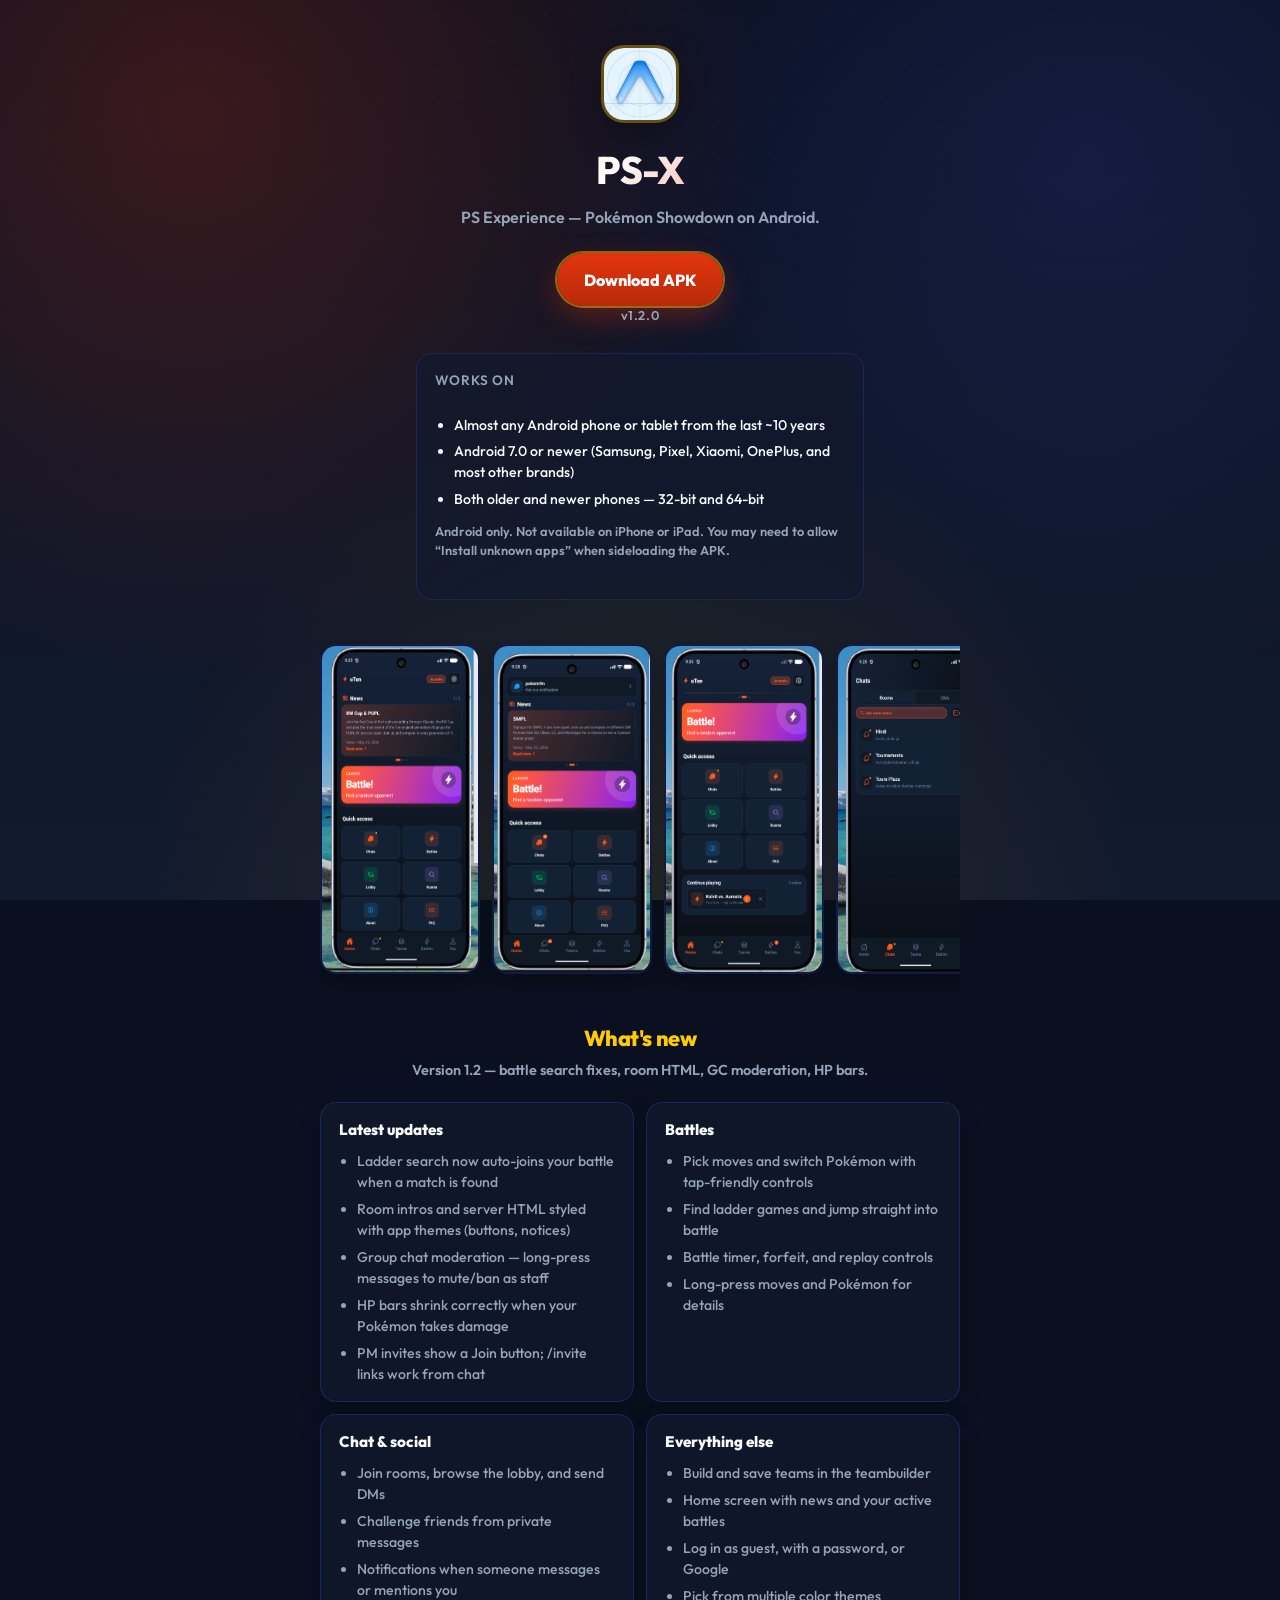
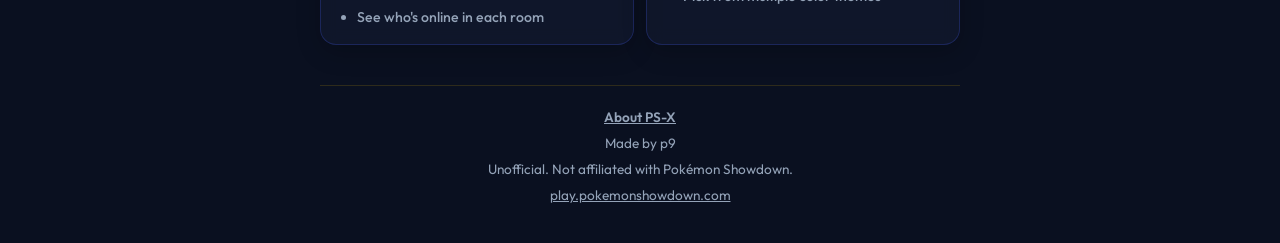
<file: index.html>
<!DOCTYPE html>
<html lang="en">
<head>
	<meta charset="UTF-8" />
	<meta name="viewport" content="width=device-width, initial-scale=1.0" />
	<meta name="description" content="PS-X — PS Experience. Unofficial Pokémon Showdown for Android." />
	<meta name="theme-color" content="#1a2744" />
	<title>PS-X</title>
	<link rel="icon" href="assets/favicon.png" type="image/png" />
	<link rel="preconnect" href="https://fonts.googleapis.com" />
	<link rel="preconnect" href="https://fonts.gstatic.com" crossorigin />
	<link href="https://fonts.googleapis.com/css2?family=Outfit:wght@400;600;800&display=swap" rel="stylesheet" />
	<link rel="stylesheet" href="styles.css" />
</head>
<body>
	<div class="bg" aria-hidden="true">
		<div class="bg-glow"></div>
		<div class="sprite sprite-a"></div>
		<div class="sprite sprite-b"></div>
		<div class="sprite sprite-c"></div>
		<div class="sprite sprite-d"></div>
		<div class="sprite sprite-e"></div>
		<div class="sprite sprite-f"></div>
	</div>
	<main class="page">
		<header class="hero">
			<img class="logo" src="assets/icon.png" alt="" width="72" height="72" />
			<h1>PS-X</h1>
			<p>PS Experience — Pokémon Showdown on Android.</p>
			<a class="btn" href="downloads/ps-x.apk" download>Download APK</a>
			<p class="hero-version">v1.2.0</p>
			<div class="compat">
				<p class="compat-title">Works on</p>
				<ul class="compat-list">
					<li>Almost any Android phone or tablet from the last ~10 years</li>
					<li>Android 7.0 or newer (Samsung, Pixel, Xiaomi, OnePlus, and most other brands)</li>
					<li>Both older and newer phones — 32-bit and 64-bit</li>
				</ul>
				<p class="compat-note">Android only. Not available on iPhone or iPad. You may need to allow “Install unknown apps” when sideloading the APK.</p>
			</div>
		</header>

		<section class="shots" aria-label="Screenshots">
			<img src="assets/screenshots/home.png" alt="Home" loading="lazy" />
			<img src="assets/screenshots/home-news.png" alt="Home with news" loading="lazy" />
			<img src="assets/screenshots/home-active-battle.png" alt="Active battle" loading="lazy" />
			<img src="assets/screenshots/chats.png" alt="Chats" loading="lazy" />
			<img src="assets/screenshots/dms.png" alt="Direct messages" loading="lazy" />
			<img src="assets/screenshots/chat-room.png" alt="Chat room" loading="lazy" />
			<img src="assets/screenshots/dm-chat.png" alt="Direct message" loading="lazy" />
			<img src="assets/screenshots/user-profile.png" alt="User profile" loading="lazy" />
			<img src="assets/screenshots/rooms-browser.png" alt="Rooms browser" loading="lazy" />
			<img src="assets/screenshots/battle-search.png" alt="Find a battle" loading="lazy" />
			<img src="assets/screenshots/rooms.png" alt="Searching for battle" loading="lazy" />
			<img src="assets/screenshots/battles-tab.png" alt="Battles tab" loading="lazy" />
			<img src="assets/screenshots/battle.png" alt="Battle" loading="lazy" />
			<img src="assets/screenshots/battle-moves.png" alt="Battle moves" loading="lazy" />
			<img src="assets/screenshots/challenge.png" alt="Challenge" loading="lazy" />
			<img src="assets/screenshots/teambuilder-home.png" alt="Teambuilder" loading="lazy" />
			<img src="assets/screenshots/teambuilder.png" alt="Team editor" loading="lazy" />
			<img src="assets/screenshots/profile.png" alt="Profile" loading="lazy" />
		</section>

		<section class="whats-new" aria-labelledby="whats-new-heading">
			<h2 id="whats-new-heading">What's new</h2>
			<p class="whats-new-lead">Version 1.2 — battle search fixes, room HTML, GC moderation, HP bars.</p>

			<div class="whats-new-grid">
				<div class="whats-new-card">
					<h3>Latest updates</h3>
					<ul>
						<li>Ladder search now auto-joins your battle when a match is found</li>
						<li>Room intros and server HTML styled with app themes (buttons, notices)</li>
						<li>Group chat moderation — long-press messages to mute/ban as staff</li>
						<li>HP bars shrink correctly when your Pokémon takes damage</li>
						<li>PM invites show a Join button; /invite links work from chat</li>
					</ul>
				</div>

				<div class="whats-new-card">
					<h3>Battles</h3>
					<ul>
						<li>Pick moves and switch Pokémon with tap-friendly controls</li>
						<li>Find ladder games and jump straight into battle</li>
						<li>Battle timer, forfeit, and replay controls</li>
						<li>Long-press moves and Pokémon for details</li>
					</ul>
				</div>

				<div class="whats-new-card">
					<h3>Chat &amp; social</h3>
					<ul>
						<li>Join rooms, browse the lobby, and send DMs</li>
						<li>Challenge friends from private messages</li>
						<li>Notifications when someone messages or mentions you</li>
						<li>See who's online in each room</li>
					</ul>
				</div>

				<div class="whats-new-card">
					<h3>Everything else</h3>
					<ul>
						<li>Build and save teams in the teambuilder</li>
						<li>Home screen with news and your active battles</li>
						<li>Log in as guest, with a password, or Google</li>
						<li>Pick from multiple color themes</li>
					</ul>
				</div>
			</div>
		</section>

		<footer class="footer">
			<p><a href="about.html">About PS-X</a></p>
			<p>Made by p9</p>
			<p>Unofficial. Not affiliated with Pokémon Showdown.</p>
			<p><a href="https://play.pokemonshowdown.com/" target="_blank" rel="noopener">play.pokemonshowdown.com</a></p>
		</footer>
	</main>
</body>
</html>
</file>
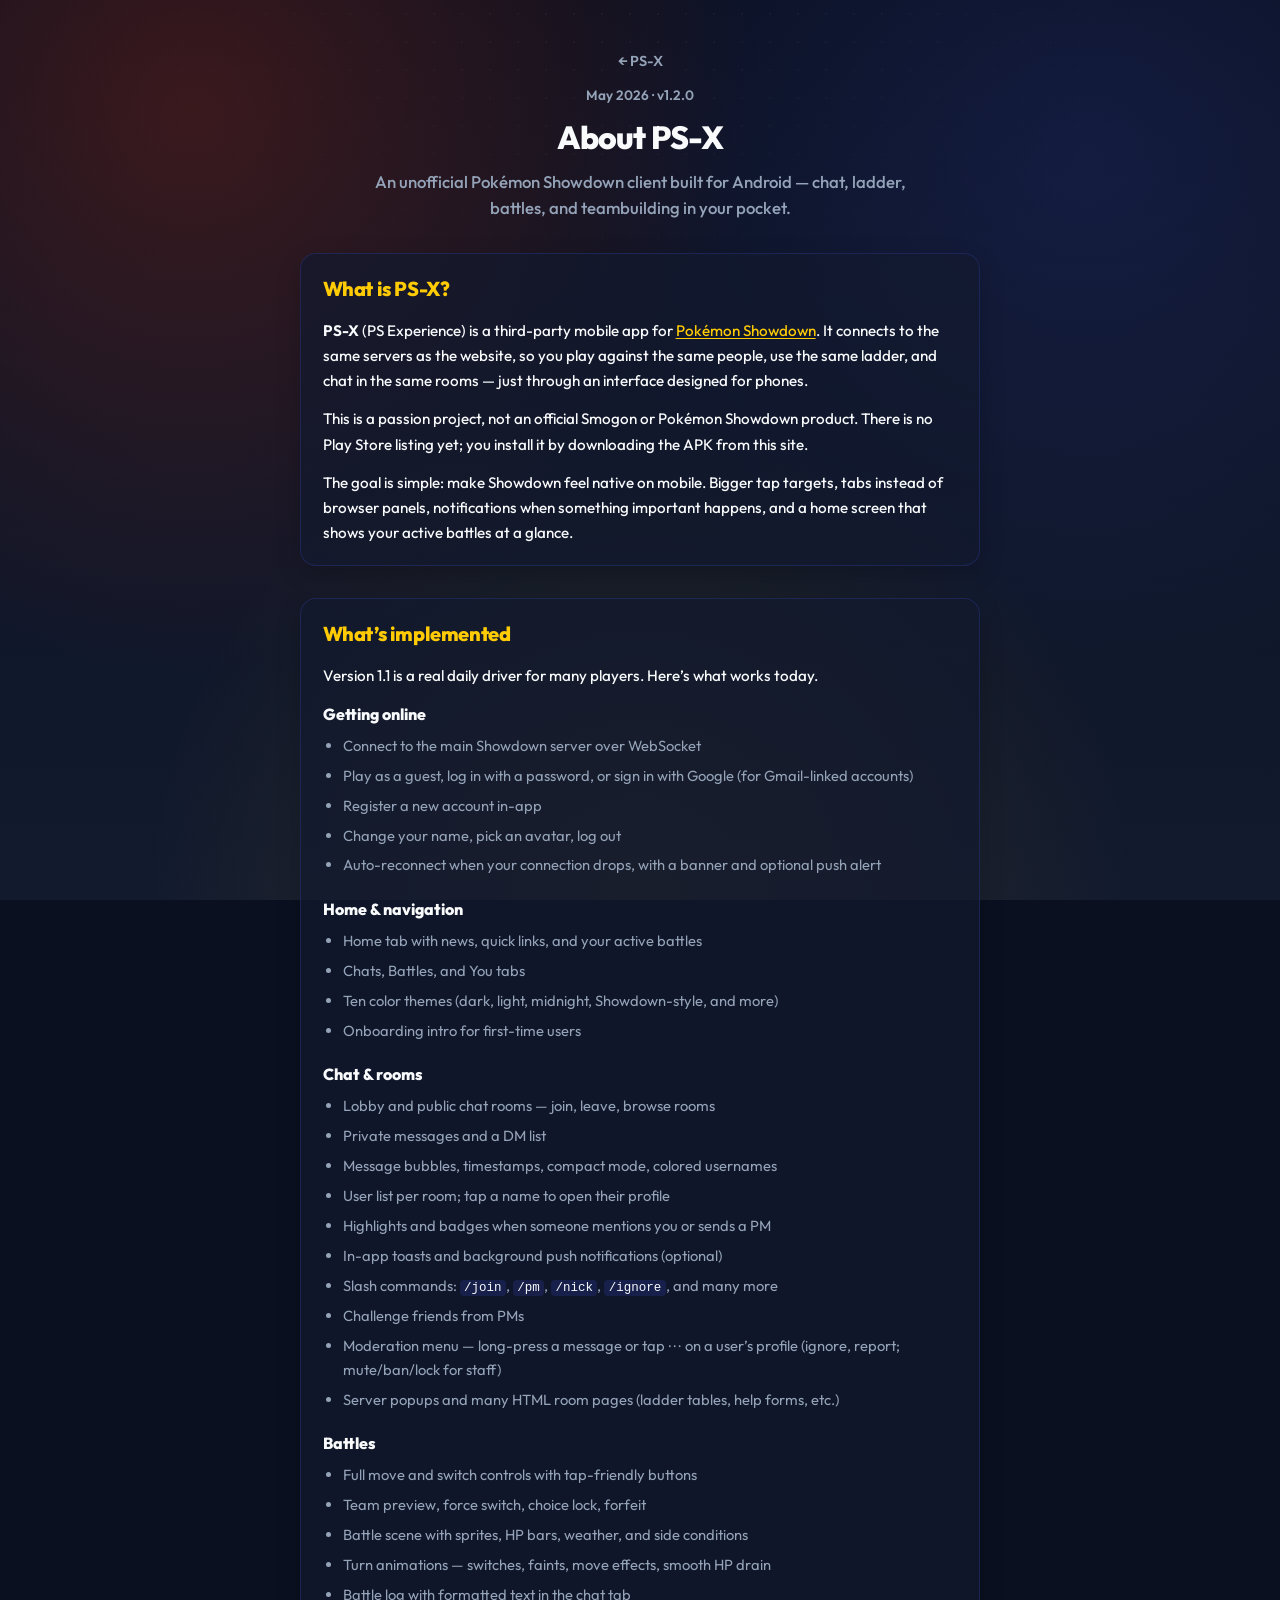
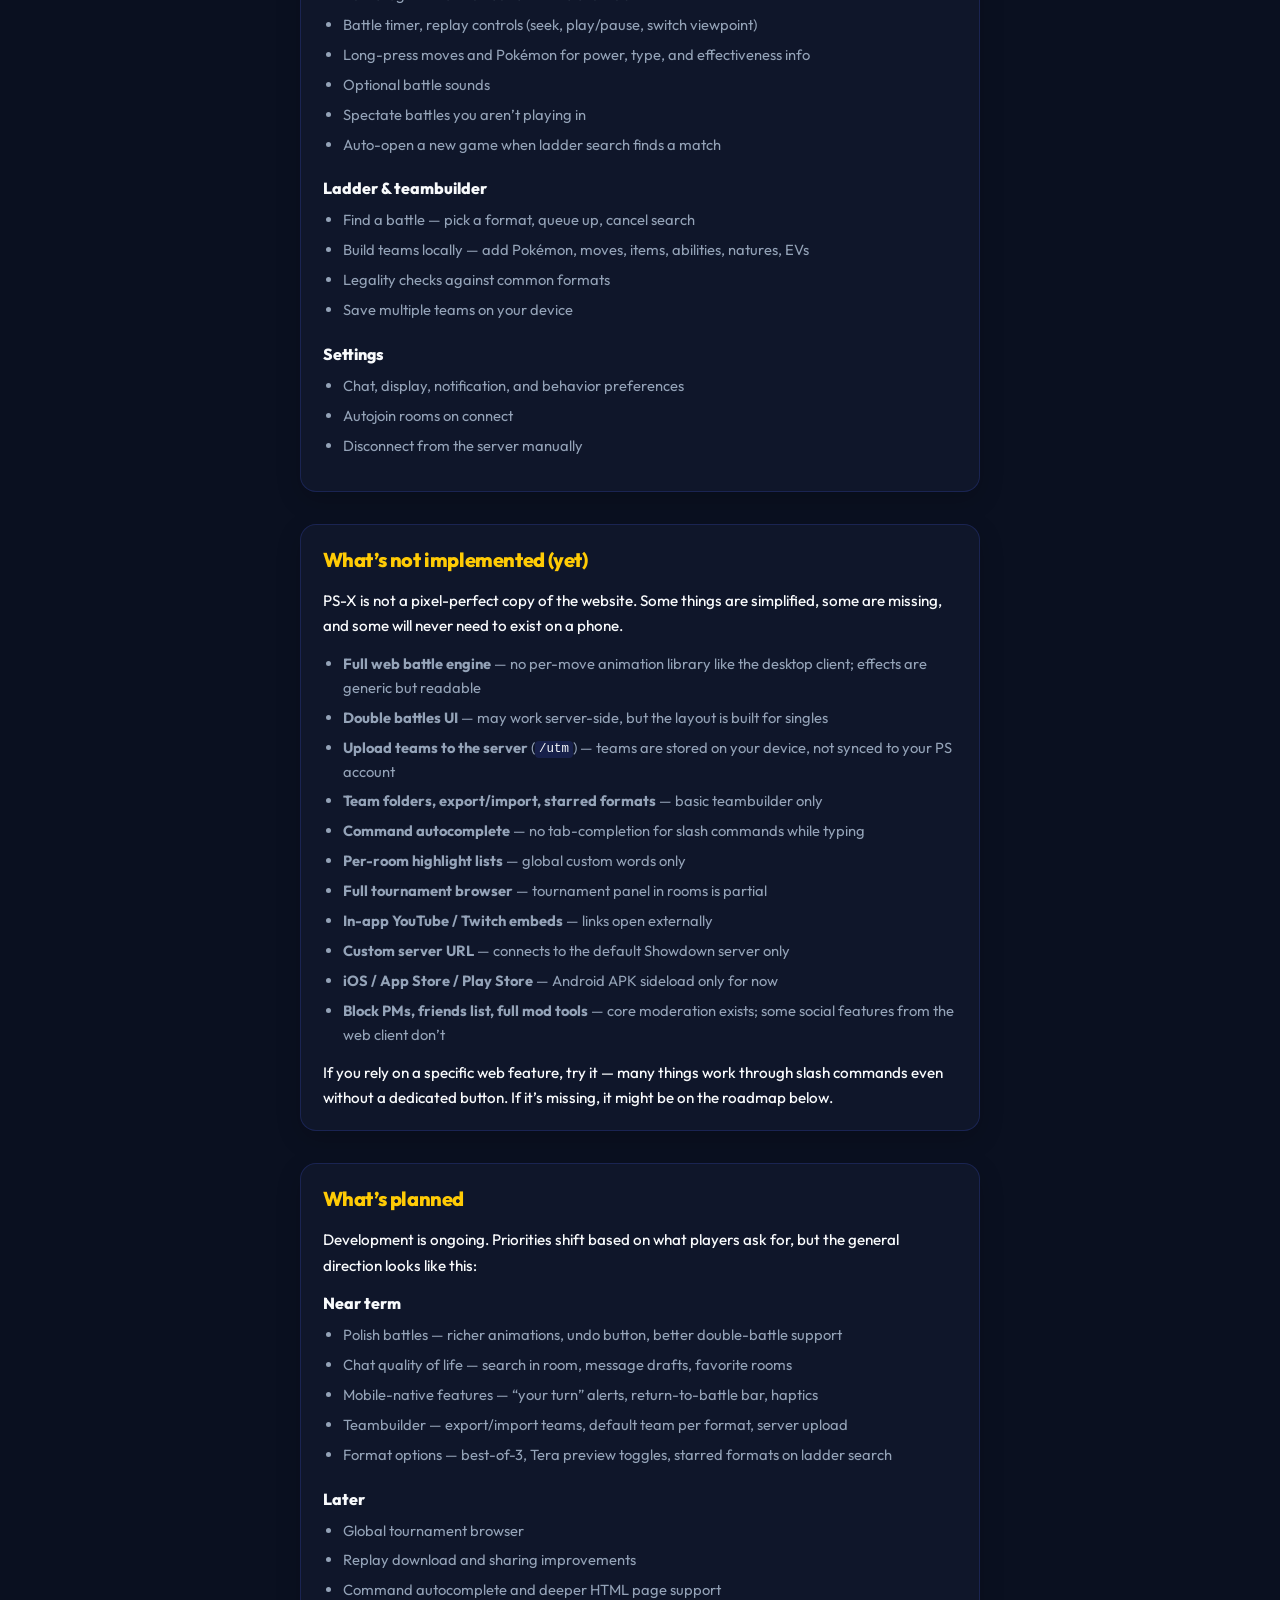
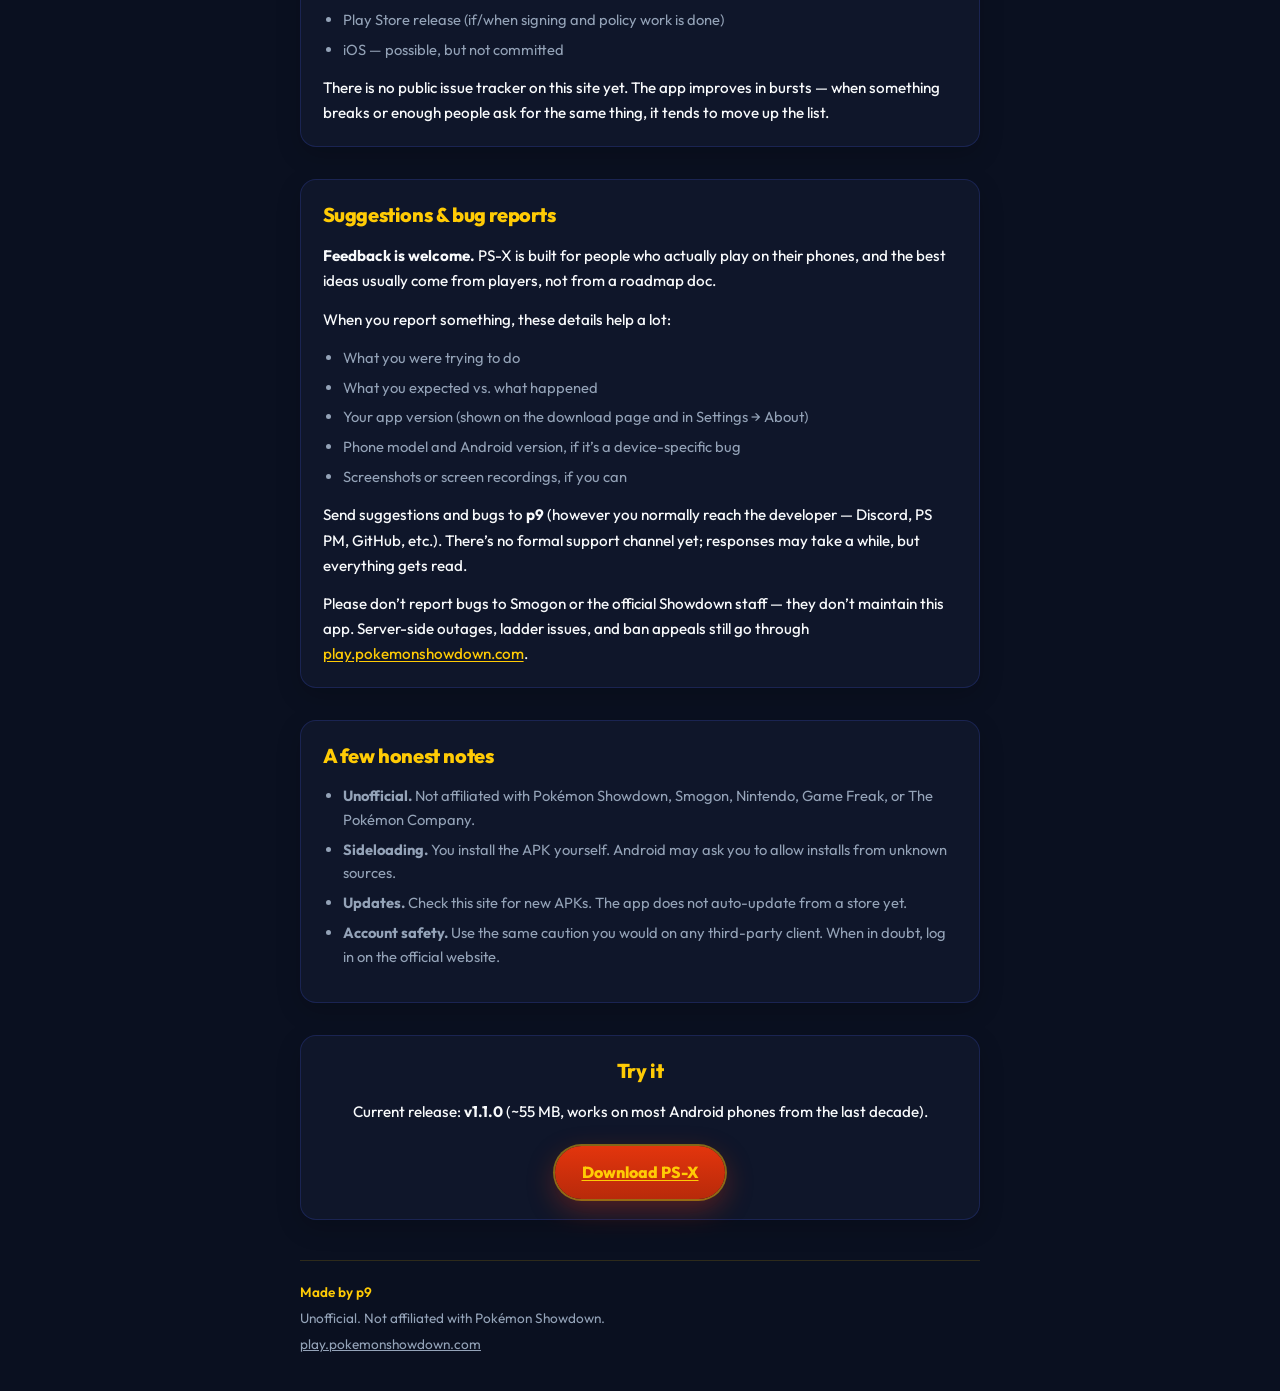
<file: about.html>
<!DOCTYPE html>
<html lang="en">
<head>
	<meta charset="UTF-8" />
	<meta name="viewport" content="width=device-width, initial-scale=1.0" />
	<meta name="description" content="About PS-X — what it is, what's built, what's coming, and how to send feedback." />
	<meta name="theme-color" content="#1a2744" />
	<title>About PS-X</title>
	<link rel="icon" href="assets/favicon.png" type="image/png" />
	<link rel="preconnect" href="https://fonts.googleapis.com" />
	<link rel="preconnect" href="https://fonts.gstatic.com" crossorigin />
	<link href="https://fonts.googleapis.com/css2?family=Outfit:wght@400;600;800&display=swap" rel="stylesheet" />
	<link rel="stylesheet" href="styles.css" />
</head>
<body>
	<div class="bg" aria-hidden="true">
		<div class="bg-glow"></div>
		<div class="sprite sprite-a"></div>
		<div class="sprite sprite-b"></div>
		<div class="sprite sprite-c"></div>
		<div class="sprite sprite-d"></div>
		<div class="sprite sprite-e"></div>
		<div class="sprite sprite-f"></div>
	</div>
	<main class="page page-article">
		<header class="article-header">
			<a class="back-link" href="index.html">← PS-X</a>
			<p class="article-meta">May 2026 · v1.2.0</p>
			<h1>About PS-X</h1>
			<p class="article-lead">An unofficial Pokémon Showdown client built for Android — chat, ladder, battles, and teambuilding in your pocket.</p>
		</header>

		<article class="article">
			<section>
				<h2>What is PS-X?</h2>
				<p>
					<strong>PS-X</strong> (PS Experience) is a third-party mobile app for
					<a href="https://play.pokemonshowdown.com/" target="_blank" rel="noopener">Pokémon Showdown</a>.
					It connects to the same servers as the website, so you play against the same people, use the same ladder,
					and chat in the same rooms — just through an interface designed for phones.
				</p>
				<p>
					This is a passion project, not an official Smogon or Pokémon Showdown product.
					There is no Play Store listing yet; you install it by downloading the APK from this site.
				</p>
				<p>
					The goal is simple: make Showdown feel native on mobile.
					Bigger tap targets, tabs instead of browser panels, notifications when something important happens,
					and a home screen that shows your active battles at a glance.
				</p>
			</section>

			<section>
				<h2>What’s implemented</h2>
				<p>Version 1.1 is a real daily driver for many players. Here’s what works today.</p>

				<h3>Getting online</h3>
				<ul>
					<li>Connect to the main Showdown server over WebSocket</li>
					<li>Play as a guest, log in with a password, or sign in with Google (for Gmail-linked accounts)</li>
					<li>Register a new account in-app</li>
					<li>Change your name, pick an avatar, log out</li>
					<li>Auto-reconnect when your connection drops, with a banner and optional push alert</li>
				</ul>

				<h3>Home &amp; navigation</h3>
				<ul>
					<li>Home tab with news, quick links, and your active battles</li>
					<li>Chats, Battles, and You tabs</li>
					<li>Ten color themes (dark, light, midnight, Showdown-style, and more)</li>
					<li>Onboarding intro for first-time users</li>
				</ul>

				<h3>Chat &amp; rooms</h3>
				<ul>
					<li>Lobby and public chat rooms — join, leave, browse rooms</li>
					<li>Private messages and a DM list</li>
					<li>Message bubbles, timestamps, compact mode, colored usernames</li>
					<li>User list per room; tap a name to open their profile</li>
					<li>Highlights and badges when someone mentions you or sends a PM</li>
					<li>In-app toasts and background push notifications (optional)</li>
					<li>Slash commands: <code>/join</code>, <code>/pm</code>, <code>/nick</code>, <code>/ignore</code>, and many more</li>
					<li>Challenge friends from PMs</li>
					<li>Moderation menu — long-press a message or tap ⋯ on a user’s profile (ignore, report; mute/ban/lock for staff)</li>
					<li>Server popups and many HTML room pages (ladder tables, help forms, etc.)</li>
				</ul>

				<h3>Battles</h3>
				<ul>
					<li>Full move and switch controls with tap-friendly buttons</li>
					<li>Team preview, force switch, choice lock, forfeit</li>
					<li>Battle scene with sprites, HP bars, weather, and side conditions</li>
					<li>Turn animations — switches, faints, move effects, smooth HP drain</li>
					<li>Battle log with formatted text in the chat tab</li>
					<li>Battle timer, replay controls (seek, play/pause, switch viewpoint)</li>
					<li>Long-press moves and Pokémon for power, type, and effectiveness info</li>
					<li>Optional battle sounds</li>
					<li>Spectate battles you aren’t playing in</li>
					<li>Auto-open a new game when ladder search finds a match</li>
				</ul>

				<h3>Ladder &amp; teambuilder</h3>
				<ul>
					<li>Find a battle — pick a format, queue up, cancel search</li>
					<li>Build teams locally — add Pokémon, moves, items, abilities, natures, EVs</li>
					<li>Legality checks against common formats</li>
					<li>Save multiple teams on your device</li>
				</ul>

				<h3>Settings</h3>
				<ul>
					<li>Chat, display, notification, and behavior preferences</li>
					<li>Autojoin rooms on connect</li>
					<li>Disconnect from the server manually</li>
				</ul>
			</section>

			<section>
				<h2>What’s not implemented (yet)</h2>
				<p>
					PS-X is not a pixel-perfect copy of the website.
					Some things are simplified, some are missing, and some will never need to exist on a phone.
				</p>
				<ul>
					<li><strong>Full web battle engine</strong> — no per-move animation library like the desktop client; effects are generic but readable</li>
					<li><strong>Double battles UI</strong> — may work server-side, but the layout is built for singles</li>
					<li><strong>Upload teams to the server</strong> (<code>/utm</code>) — teams are stored on your device, not synced to your PS account</li>
					<li><strong>Team folders, export/import, starred formats</strong> — basic teambuilder only</li>
					<li><strong>Command autocomplete</strong> — no tab-completion for slash commands while typing</li>
					<li><strong>Per-room highlight lists</strong> — global custom words only</li>
					<li><strong>Full tournament browser</strong> — tournament panel in rooms is partial</li>
					<li><strong>In-app YouTube / Twitch embeds</strong> — links open externally</li>
					<li><strong>Custom server URL</strong> — connects to the default Showdown server only</li>
					<li><strong>iOS / App Store / Play Store</strong> — Android APK sideload only for now</li>
					<li><strong>Block PMs, friends list, full mod tools</strong> — core moderation exists; some social features from the web client don’t</li>
				</ul>
				<p>
					If you rely on a specific web feature, try it — many things work through slash commands even without a dedicated button.
					If it’s missing, it might be on the roadmap below.
				</p>
			</section>

			<section>
				<h2>What’s planned</h2>
				<p>Development is ongoing. Priorities shift based on what players ask for, but the general direction looks like this:</p>

				<h3>Near term</h3>
				<ul>
					<li>Polish battles — richer animations, undo button, better double-battle support</li>
					<li>Chat quality of life — search in room, message drafts, favorite rooms</li>
					<li>Mobile-native features — “your turn” alerts, return-to-battle bar, haptics</li>
					<li>Teambuilder — export/import teams, default team per format, server upload</li>
					<li>Format options — best-of-3, Tera preview toggles, starred formats on ladder search</li>
				</ul>

				<h3>Later</h3>
				<ul>
					<li>Global tournament browser</li>
					<li>Replay download and sharing improvements</li>
					<li>Command autocomplete and deeper HTML page support</li>
					<li>Play Store release (if/when signing and policy work is done)</li>
					<li>iOS — possible, but not committed</li>
				</ul>
				<p>
					There is no public issue tracker on this site yet.
					The app improves in bursts — when something breaks or enough people ask for the same thing, it tends to move up the list.
				</p>
			</section>

			<section>
				<h2>Suggestions &amp; bug reports</h2>
				<p>
					<strong>Feedback is welcome.</strong> PS-X is built for people who actually play on their phones,
					and the best ideas usually come from players, not from a roadmap doc.
				</p>
				<p>When you report something, these details help a lot:</p>
				<ul>
					<li>What you were trying to do</li>
					<li>What you expected vs. what happened</li>
					<li>Your app version (shown on the download page and in Settings → About)</li>
					<li>Phone model and Android version, if it’s a device-specific bug</li>
					<li>Screenshots or screen recordings, if you can</li>
				</ul>
				<p>
					Send suggestions and bugs to <strong>p9</strong> (however you normally reach the developer —
					Discord, PS PM, GitHub, etc.).
					There’s no formal support channel yet; responses may take a while, but everything gets read.
				</p>
				<p>
					Please don’t report bugs to Smogon or the official Showdown staff — they don’t maintain this app.
					Server-side outages, ladder issues, and ban appeals still go through
					<a href="https://play.pokemonshowdown.com/" target="_blank" rel="noopener">play.pokemonshowdown.com</a>.
				</p>
			</section>

			<section>
				<h2>A few honest notes</h2>
				<ul>
					<li><strong>Unofficial.</strong> Not affiliated with Pokémon Showdown, Smogon, Nintendo, Game Freak, or The Pokémon Company.</li>
					<li><strong>Sideloading.</strong> You install the APK yourself. Android may ask you to allow installs from unknown sources.</li>
					<li><strong>Updates.</strong> Check this site for new APKs. The app does not auto-update from a store yet.</li>
					<li><strong>Account safety.</strong> Use the same caution you would on any third-party client. When in doubt, log in on the official website.</li>
				</ul>
			</section>

			<section class="article-cta">
				<h2>Try it</h2>
				<p>Current release: <strong>v1.1.0</strong> (~55 MB, works on most Android phones from the last decade).</p>
				<a class="btn" href="index.html">Download PS-X</a>
			</section>
		</article>

		<footer class="footer">
			<p>Made by p9</p>
			<p>Unofficial. Not affiliated with Pokémon Showdown.</p>
			<p><a href="https://play.pokemonshowdown.com/" target="_blank" rel="noopener">play.pokemonshowdown.com</a></p>
		</footer>
	</main>
</body>
</html>
</file>
<file: styles.css>
:root {
	--bg: #121a2e;
	--bg-deep: #0a1020;
	--primary: #e3350d;
	--primary-dark: #b82a0a;
	--yellow: #ffcb05;
	--blue: #3b4cca;
	--text: #f8fafc;
	--muted: #94a3b8;
	--card: rgba(18, 26, 46, 0.72);
	--font: 'Outfit', system-ui, -apple-system, sans-serif;
}

*,
*::before,
*::after {
	box-sizing: border-box;
}

body {
	margin: 0;
	min-height: 100vh;
	font-family: var(--font);
	background: var(--bg-deep);
	color: var(--text);
	line-height: 1.5;
	overflow-x: hidden;
}

.bg {
	position: fixed;
	inset: 0;
	pointer-events: none;
	z-index: -1;
	overflow: hidden;
}

.bg-glow {
	position: absolute;
	inset: 0;
	background:
		radial-gradient(circle at 15% 12%, rgba(227, 53, 13, 0.22), transparent 42%),
		radial-gradient(circle at 85% 18%, rgba(59, 76, 202, 0.18), transparent 40%),
		radial-gradient(circle at 50% 100%, rgba(255, 203, 5, 0.1), transparent 45%),
		linear-gradient(180deg, var(--bg-deep), var(--bg));
}

.bg-glow::before {
	content: '';
	position: absolute;
	inset: 0;
	background-image:
		radial-gradient(circle, rgba(255, 255, 255, 0.04) 1px, transparent 1px);
	background-size: 28px 28px;
	mask-image: radial-gradient(ellipse 80% 60% at 50% 0%, black, transparent 70%);
}

.sprite {
	position: absolute;
	width: 96px;
	height: 96px;
	background-size: contain;
	background-repeat: no-repeat;
	background-position: center;
	filter: drop-shadow(0 12px 24px rgba(0, 0, 0, 0.35));
	opacity: 0.55;
	animation: float 6s ease-in-out infinite;
}

.sprite-a {
	top: 8%;
	right: 6%;
	background-image: url('https://play.pokemonshowdown.com/sprites/gen5/porygon.png');
}

.sprite-b {
	bottom: 12%;
	left: 4%;
	background-image: url('https://play.pokemonshowdown.com/sprites/gen5/magnemite.png');
	animation-delay: -2s;
	animation-duration: 7s;
}

.sprite-c {
	top: 42%;
	left: 2%;
	width: 80px;
	height: 80px;
	background-image: url('https://play.pokemonshowdown.com/sprites/gen5/porygon2.png');
	animation-delay: -1s;
	animation-duration: 8s;
	opacity: 0.45;
}

.sprite-d {
	top: 18%;
	left: 12%;
	width: 72px;
	height: 72px;
	background-image: url('https://play.pokemonshowdown.com/sprites/gen5/rotom.png');
	animation-delay: -3s;
	animation-duration: 6.5s;
	opacity: 0.4;
}

.sprite-e {
	bottom: 28%;
	right: 8%;
	width: 84px;
	height: 84px;
	background-image: url('https://play.pokemonshowdown.com/sprites/gen5/klinklang.png');
	animation-delay: -4s;
	animation-duration: 7.5s;
	opacity: 0.45;
}

.sprite-f {
	top: 55%;
	right: 2%;
	width: 76px;
	height: 76px;
	background-image: url('https://play.pokemonshowdown.com/sprites/gen5/dedenne.png');
	animation-delay: -2.5s;
	animation-duration: 6s;
	opacity: 0.4;
}

.page {
	position: relative;
	width: min(640px, calc(100% - 2rem));
	margin: 0 auto;
	padding: 3rem 0 2rem;
	text-align: center;
}

.hero {
	margin-bottom: 2.5rem;
}

.logo {
	margin: 0 auto 1rem;
	border-radius: 1.25rem;
	box-shadow:
		0 0 0 3px rgba(255, 203, 5, 0.35),
		0 12px 32px rgba(0, 0, 0, 0.35);
}

.hero h1 {
	margin: 0 0 0.35rem;
	font-size: 2.4rem;
	font-weight: 800;
	letter-spacing: -0.03em;
	background: linear-gradient(135deg, var(--yellow) 0%, #fff 45%, var(--primary) 100%);
	-webkit-background-clip: text;
	background-clip: text;
	color: transparent;
}

.hero p {
	margin: 0 0 1.5rem;
	color: var(--muted);
	font-weight: 600;
}

.btn {
	display: inline-block;
	padding: 0.9rem 1.65rem;
	border-radius: 999px;
	background: linear-gradient(180deg, var(--primary) 0%, var(--primary-dark) 100%);
	color: white;
	font-weight: 800;
	text-decoration: none;
	box-shadow:
		0 0 0 2px rgba(255, 203, 5, 0.45),
		0 10px 28px rgba(227, 53, 13, 0.35);
	transition: transform 0.15s, box-shadow 0.15s;
}

.btn:hover {
	transform: translateY(-1px);
	box-shadow:
		0 0 0 2px rgba(255, 203, 5, 0.6),
		0 14px 32px rgba(227, 53, 13, 0.42);
}

.hero-version {
	margin: 0.65rem 0 0;
	font-size: 0.8rem;
	font-weight: 600;
	color: var(--muted);
	letter-spacing: 0.04em;
}

.compat {
	margin: 1.75rem auto 0;
	max-width: 28rem;
	padding: 1rem 1.15rem;
	border-radius: 1rem;
	background: var(--card);
	border: 1px solid rgba(59, 76, 202, 0.25);
	text-align: left;
}

.compat-title {
	margin: 0 0 0.5rem;
	font-size: 0.85rem;
	font-weight: 800;
	color: var(--yellow);
	text-transform: uppercase;
	letter-spacing: 0.06em;
}

.compat-list {
	margin: 0 0 0.75rem;
	padding-left: 1.15rem;
	color: var(--text);
	font-size: 0.88rem;
	font-weight: 500;
}

.compat-list li + li {
	margin-top: 0.35rem;
}

.compat-note {
	margin: 0;
	font-size: 0.8rem;
	color: var(--muted);
	line-height: 1.45;
}

.whats-new {
	margin-bottom: 2.5rem;
	text-align: left;
}

.whats-new h2 {
	margin: 0 0 0.35rem;
	font-size: 1.35rem;
	font-weight: 800;
	text-align: center;
	color: var(--yellow);
	letter-spacing: -0.02em;
}

.whats-new-lead {
	margin: 0 0 1.25rem;
	text-align: center;
	color: var(--muted);
	font-size: 0.9rem;
	font-weight: 600;
}

.whats-new-grid {
	display: grid;
	gap: 0.75rem;
}

.whats-new-card {
	padding: 1rem 1.1rem;
	border-radius: 1rem;
	background: var(--card);
	border: 1px solid rgba(59, 76, 202, 0.3);
	box-shadow: 0 8px 24px rgba(0, 0, 0, 0.2);
	backdrop-filter: blur(8px);
}

.whats-new-card h3 {
	margin: 0 0 0.6rem;
	font-size: 0.95rem;
	font-weight: 800;
	color: var(--text);
}

.whats-new-card ul {
	margin: 0;
	padding-left: 1.15rem;
	color: var(--muted);
	font-size: 0.88rem;
	font-weight: 500;
}

.whats-new-card li + li {
	margin-top: 0.35rem;
}

.shots {
	display: flex;
	gap: 0.75rem;
	overflow-x: auto;
	padding: 0.25rem 0 1rem;
	margin-bottom: 2rem;
	-webkit-overflow-scrolling: touch;
	scroll-snap-type: x mandatory;
}

.shots img {
	flex: 0 0 min(42vw, 160px);
	width: min(42vw, 160px);
	height: auto;
	border-radius: 1rem;
	border: 2px solid rgba(59, 76, 202, 0.35);
	box-shadow: 0 8px 24px rgba(0, 0, 0, 0.28);
	scroll-snap-align: center;
	background: #000;
}

.footer {
	margin-top: 1rem;
	padding-top: 1rem;
	border-top: 1px solid rgba(255, 203, 5, 0.15);
	color: var(--muted);
	font-size: 0.85rem;
}

.footer p {
	margin: 0.35rem 0;
}

.footer p:first-child {
	color: var(--yellow);
	font-weight: 600;
}

.footer a {
	color: var(--muted);
}

.footer a:hover {
	color: var(--text);
}

/* ——— Article / blog ——— */

.page-article {
	text-align: left;
	width: min(680px, calc(100% - 2rem));
}

.article-header {
	margin-bottom: 2rem;
	text-align: center;
}

.back-link {
	display: inline-block;
	margin-bottom: 0.75rem;
	color: var(--muted);
	font-size: 0.9rem;
	font-weight: 600;
	text-decoration: none;
}

.back-link:hover {
	color: var(--yellow);
}

.article-meta {
	margin: 0 0 0.5rem;
	color: var(--muted);
	font-size: 0.85rem;
	font-weight: 600;
}

.article-header h1 {
	margin: 0 0 0.5rem;
	font-size: 2rem;
	font-weight: 800;
	letter-spacing: -0.03em;
	color: var(--text);
}

.article-lead {
	margin: 0 auto;
	color: var(--muted);
	font-size: 1.05rem;
	font-weight: 500;
	line-height: 1.55;
	max-width: 36rem;
}

.article {
	display: flex;
	flex-direction: column;
	gap: 2rem;
	margin-bottom: 2.5rem;
}

.article section {
	padding: 1.25rem 1.35rem;
	border-radius: 1rem;
	background: var(--card);
	border: 1px solid rgba(59, 76, 202, 0.25);
	box-shadow: 0 8px 24px rgba(0, 0, 0, 0.18);
}

.article h2 {
	margin: 0 0 0.85rem;
	font-size: 1.25rem;
	font-weight: 800;
	color: var(--yellow);
	letter-spacing: -0.02em;
}

.article h3 {
	margin: 1.25rem 0 0.5rem;
	font-size: 1rem;
	font-weight: 800;
	color: var(--text);
}

.article h3:first-of-type {
	margin-top: 0.5rem;
}

.article p {
	margin: 0 0 0.85rem;
	color: var(--text);
	font-size: 0.95rem;
	line-height: 1.65;
	font-weight: 450;
}

.article p:last-child {
	margin-bottom: 0;
}

.article ul {
	margin: 0 0 0.85rem;
	padding-left: 1.25rem;
	color: var(--muted);
	font-size: 0.92rem;
	line-height: 1.6;
}

.article li + li {
	margin-top: 0.4rem;
}

.article code {
	font-family: ui-monospace, 'SF Mono', Menlo, monospace;
	font-size: 0.85em;
	padding: 0.1em 0.35em;
	border-radius: 0.25rem;
	background: rgba(59, 76, 202, 0.2);
	color: var(--text);
}

.article a {
	color: var(--yellow);
	text-decoration: underline;
	text-underline-offset: 2px;
}

.article a:hover {
	color: var(--text);
}

.article-cta {
	text-align: center;
}

.article-cta .btn {
	margin-top: 0.5rem;
}

@keyframes float {
	0%,
	100% {
		transform: translateY(0);
	}
	50% {
		transform: translateY(-12px);
	}
}

@media (min-width: 720px) {
	.sprite {
		width: 120px;
		height: 120px;
		opacity: 0.7;
	}

	.whats-new-grid {
		grid-template-columns: 1fr 1fr;
	}
}

@media (max-width: 480px) {
	.sprite {
		width: 64px;
		height: 64px;
		opacity: 0.35;
	}

	.sprite-a {
		right: 2%;
	}

	.sprite-b {
		left: 0;
	}

	.sprite-c,
	.sprite-e {
		display: none;
	}

	.sprite-d {
		width: 56px;
		height: 56px;
		left: 0;
		top: 22%;
	}

	.sprite-f {
		width: 56px;
		height: 56px;
		right: 0;
	}
}
</file>
